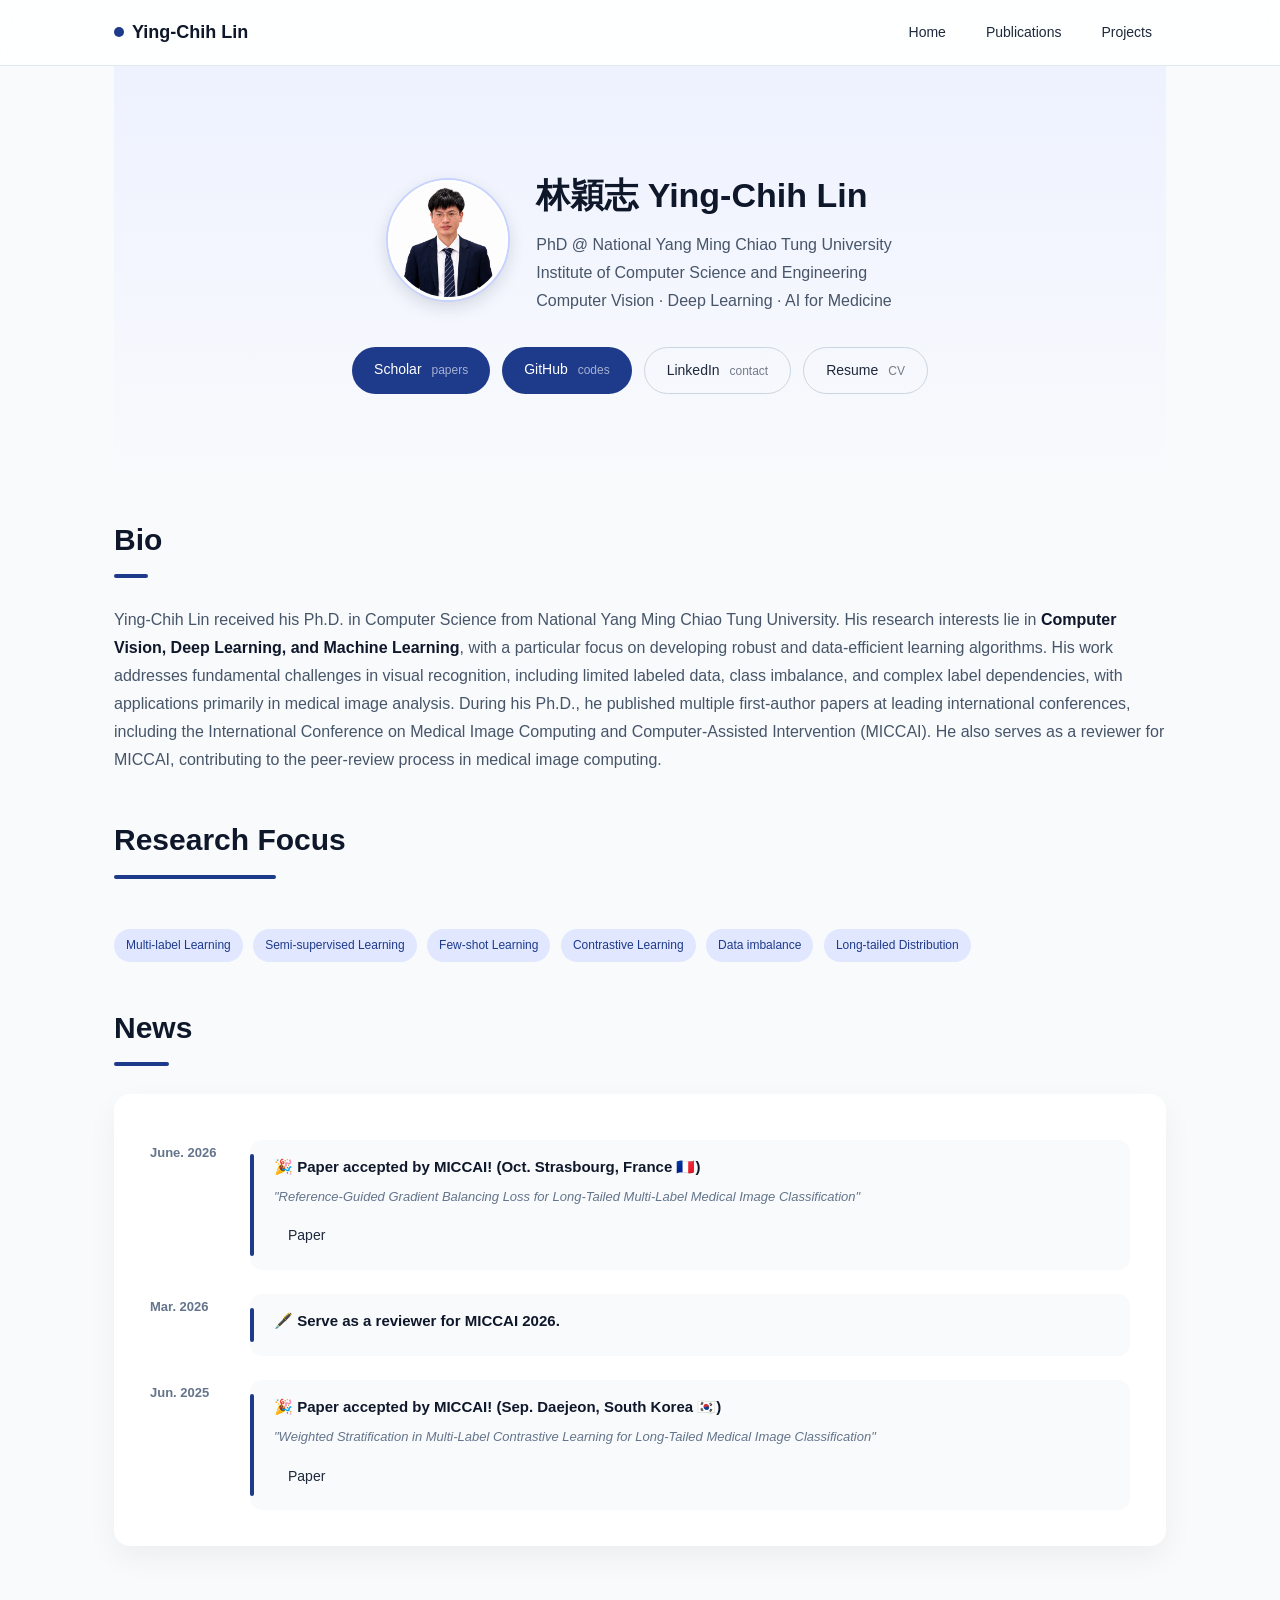
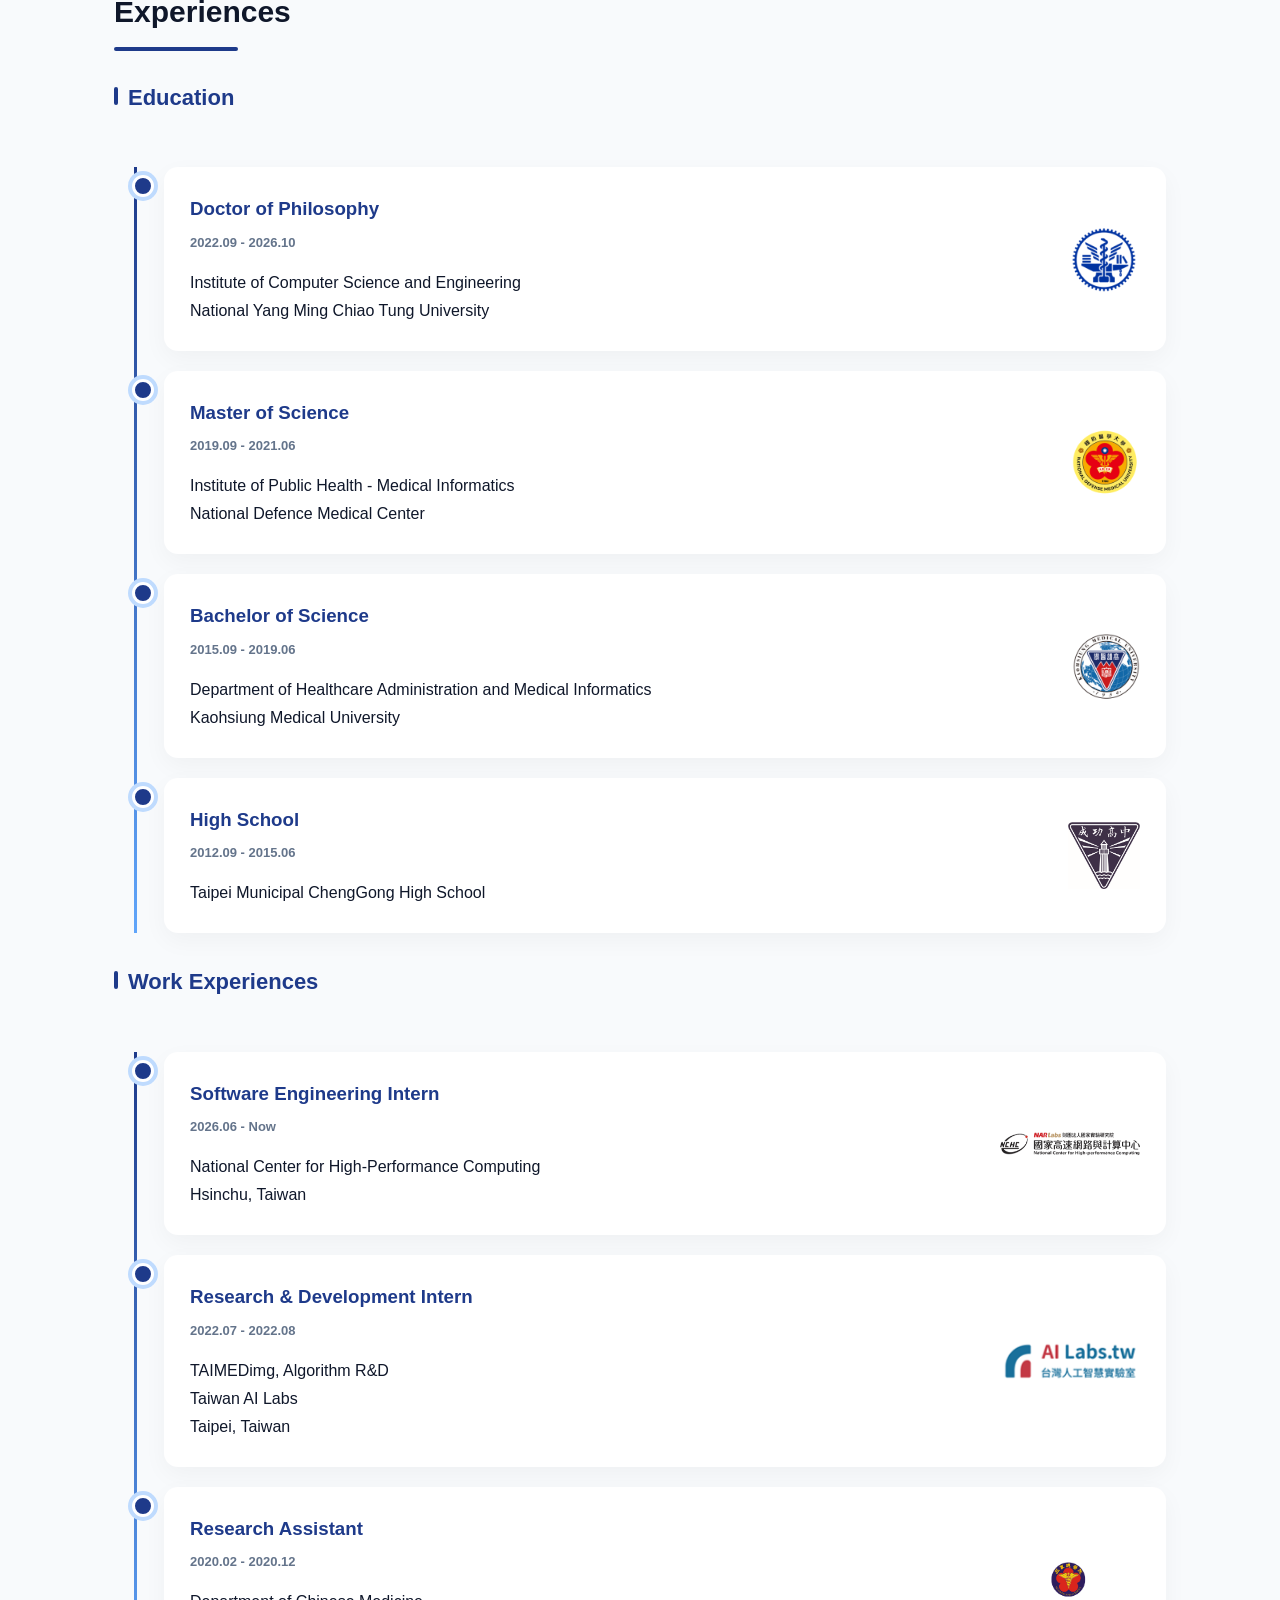
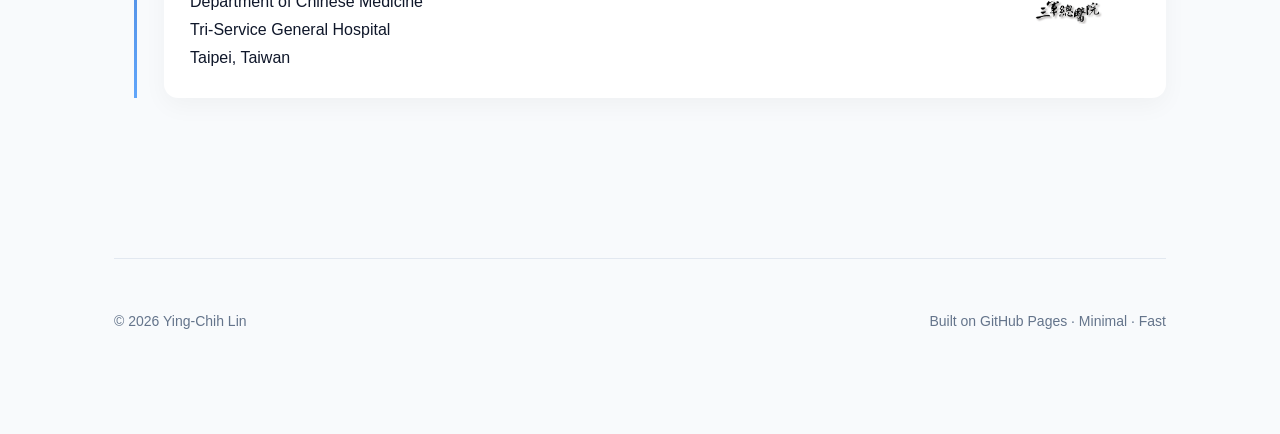
<file: index.html>
<!doctype html>
<html lang="zh-Hant">
<head>
  <meta charset="utf-8" />
  <meta name="viewport" content="width=device-width,initial-scale=1" />
  <title>Projects | Ying-Chih Lin</title>
  <link rel="stylesheet" href="assets/style.css?v=4" />
</head>
<body>
  <div class="nav">
    <div class="nav-inner">
      <div class="brand"><span class="dot"></span> Ying-Chih Lin</div>
      <div class="links">
        <a class="pill-link" href="#top">Home</a>
        <a class="pill-link" href="publications.html">Publications</a>
        <a class="pill-link" href="projects.html">Projects</a>
        <!-- <a class="pill-link" href="experience.html">Experience</a> -->
      </div>
    </div>
  </div>

  <div class="container" id="top">

    <!-- HERO -->
    <section class="hero hero-bg hero-profile">
      <div class="hero-top">
        <img class="avatar" src="assets/profile_400.png" alt="Ying-Chih Lin" />
        <div class="hero-text">
          <h1 class="h1">林穎志 Ying-Chih Lin</h1>
          <p class="subtitle">
            PhD @ National Yang Ming Chiao Tung University <br>
            Institute of Computer Science and Engineering <br>
            Computer Vision · Deep Learning · AI for Medicine
          </p>
        </div>
      </div>

      <div class="actions">
        <a class="btn primary" href="https://scholar.google.com.tw/citations?user=gH6cDLkAAAAJ" target="_blank">
          Scholar <span class="hint">papers</span>
        </a>
        <a class="btn primary" href="https://github.com/xup6YJ" target="_blank">
          GitHub <span class="hint">codes</span>
        </a>
        <a class="btn" href="https://www.linkedin.com/in/ying-chih-lin-a31a74209?utm_source=share_via&utm_content=profile&utm_medium=member_ios" target="_blank">
          LinkedIn <span class="hint">contact</span>
        </a>
        <a class="btn" href="https://drive.google.com/file/d/1_zld2mDddzMER-MD5PLH81U0kMEZJN2M/view?usp=sharing" target="_blank">
          Resume <span class="hint">CV</span>
        </a>


      </div>
    </section>

    <!-- BIO -->
    <section class="section bio-section">
      <h2 class="section-title">Bio</h2>
      <div class="bio-content">
        Ying-Chih Lin received his Ph.D. in Computer Science from National Yang Ming Chiao Tung University. His research interests lie in <strong>Computer Vision, Deep Learning, and Machine Learning</strong>, with a particular focus on developing robust and data-efficient learning algorithms. His work addresses fundamental challenges in visual recognition, including limited labeled data, class imbalance, and complex label dependencies, with applications primarily in medical image analysis. During his Ph.D., he published multiple first-author papers at leading international conferences, including the International Conference on Medical Image Computing and Computer-Assisted Intervention (MICCAI). He also serves as a reviewer for MICCAI, contributing to the peer-review process in medical image computing.
      </div>
    </section>

    <!-- RESEARCH FOCUS -->
    <section class="section">
      <h2 class="section-title">Research Focus</h2>
      <div class="kv">
        <span class="tag">Multi-label Learning</span>
        <span class="tag">Semi-supervised Learning</span>
        <span class="tag">Few-shot Learning</span>
        <span class="tag">Contrastive Learning</span>
        <span class="tag">Data imbalance</span>
        <span class="tag">Long-tailed Distribution</span>
      </div>
    </section>

    <!-- NEWS -->
    <section class="section">
      <h2 class="section-title">News</h2>

      <div class="card-full">
        <div class="news-list">

        <div class="news-item">
          <div class="news-date">June. 2026</div>
          <div class="news-content">
            <div class="news-title">
              🎉 Paper accepted by MICCAI! (Oct. Strasbourg, France 🇫🇷)
            </div>
            <div class="news-desc">
              "Reference-Guided Gradient Balancing Loss for Long-Tailed Multi-Label Medical Image Classification"
            </div>
            <div class="news-links">
              <a class="pill-link" href="https://papers.miccai.org/miccai-2026/paper/0566_paper.pdf" target="_blank">
                Paper
              </a>
            </div>
          </div>
        </div>

        <div class="news-item">
          <div class="news-date">Mar. 2026</div>
          <div class="news-content">
            <div class="news-title">
              🖋️ Serve as a reviewer for MICCAI 2026.
            </div>
          </div>
        </div>

        <div class="news-item">
          <div class="news-date">Jun. 2025</div>
          <div class="news-content">
            <div class="news-title">
              🎉 Paper accepted by MICCAI! (Sep. Daejeon, South Korea 🇰🇷)
            </div>
            <div class="news-desc">
              "Weighted Stratification in Multi-Label Contrastive Learning for Long-Tailed Medical Image Classification"
            </div>
            <div class="news-links">
              <a class="pill-link" href="https://papers.miccai.org/miccai-2025/paper/1834_paper.pdf" target="_blank">
                Paper
              </a>
            </div>
          </div>
        </div>

      </div>
      </div>
    </section>

    <!-- EXPERIENCE -->
    <section id="experience" class="section">

    <h2 class="section-title">Experiences</h2>

    <!-- Education -->
    <div class="exp-group">
        <h3 class="exp-group-title">Education</h3>
        <div class="timeline">

        <div class="timeline-item">
            <div class="timeline-content has-logo">
            <div class="timeline-text">
            <h3>Doctor of Philosophy</h3>
            <span class="timeline-date">2022.09 - 2026.10</span>
            <p>
                Institute of Computer Science and Engineering<br>
                National Yang Ming Chiao Tung University
            </p>
            </div>
            <img class="school-logo" src="assets/nycu.png" alt="National Yang Ming Chiao Tung University logo" />
            </div>
        </div>

        <div class="timeline-item">
            <div class="timeline-content has-logo">
            <div class="timeline-text">
            <h3>Master of Science</h3>
            <span class="timeline-date">2019.09 - 2021.06</span>
            <p>
                Institute of Public Health - Medical Informatics<br>
                National Defence Medical Center
            </p>
            </div>
            <img class="school-logo" src="assets/ndmu.png" alt="National Defense Medical Center logo" />
            </div>
        </div>

        <div class="timeline-item">
            <div class="timeline-content has-logo">
            <div class="timeline-text">
            <h3>Bachelor of Science</h3>
            <span class="timeline-date">2015.09 - 2019.06</span>
            <p>
                Department of Healthcare Administration and Medical Informatics<br>
                Kaohsiung Medical University
            </p>
            </div>
            <img class="school-logo" src="assets/kmu.png" alt="Kaohsiung Medical University logo" />
            </div>
        </div>

        <div class="timeline-item">
            <div class="timeline-content has-logo">
            <div class="timeline-text">
            <h3>High School</h3>
            <span class="timeline-date">2012.09 - 2015.06</span>
            <p>
                Taipei Municipal ChengGong High School
            </p>
            </div>
            <img class="school-logo" src="assets/cgsh.png" alt="Taipei Municipal ChengGong High School logo" />
            </div>
        </div>

        </div>
    </div>

    <!-- Work -->
    <div class="exp-group">
        <h3 class="exp-group-title">Work Experiences</h3>
        <div class="timeline">
        
        <div class="timeline-item">
            <div class="timeline-content has-logo">
            <div class="timeline-text">
            <h3>Software Engineering Intern</h3>
            <span class="timeline-date">2026.06 - Now</span>
            <p>
                <!-- TAIMEDimg, Algorithm R&D<br> -->
                National Center for High-Performance Computing<br>
                Hsinchu, Taiwan
            </p>
            </div>
            <img class="company-logo" src="assets/NCHC.png" alt="National Center for High-Performance Computing logo" />
            </div>
        </div>


        <div class="timeline-item">
            <div class="timeline-content has-logo">
            <div class="timeline-text">
            <h3>Research & Development Intern</h3>
            <span class="timeline-date">2022.07 - 2022.08</span>
            <p>
                TAIMEDimg, Algorithm R&D<br>
                Taiwan AI Labs<br>
                Taipei, Taiwan
            </p>
            </div>
            <img class="company-logo" src="assets/AILABS.png" alt="Taiwan AI Labs logo" />
            </div>
        </div>


        <div class="timeline-item">
            <div class="timeline-content has-logo">
            <div class="timeline-text">
            <h3>Research Assistant</h3>
            <span class="timeline-date">2020.02 - 2020.12</span>
            <p>
                Department of Chinese Medicine<br>
                Tri-Service General Hospital<br>
                Taipei, Taiwan
            </p>
            </div>
            <img class="company-logo" src="assets/TSGH.png" alt="Tri-Service General Hospital logo" />
            </div>
        </div>

        </div>
    </div>

    </section>

    <div class="footer">
      <span>© <span id="y"></span> Ying-Chih Lin</span>
      <span>Built on GitHub Pages · Minimal · Fast</span>
    </div>

  </div>

  <script>
    document.getElementById("y").textContent = new Date().getFullYear();
  </script>
</body>
</file>
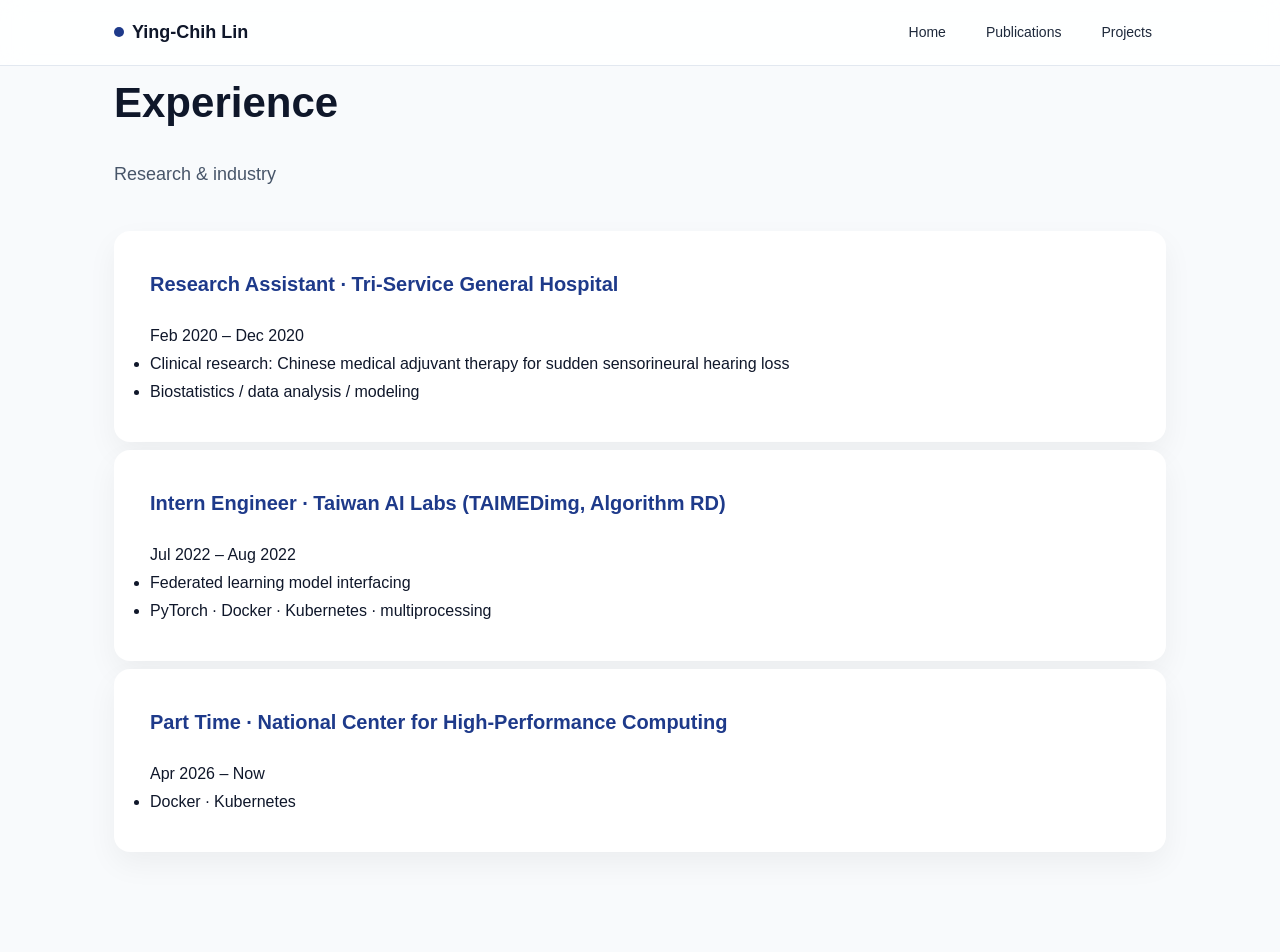
<file: experience.html>
<!doctype html>
<html lang="zh-Hant">
<head>
  <meta charset="utf-8" />
  <meta name="viewport" content="width=device-width,initial-scale=1" />
  <title>Experience | Ying-Chih Lin</title>
  <link rel="stylesheet" href="assets/style.css" />
</head>
<body>
  <div class="nav">
    <div class="nav-inner">
      <div class="brand"><span class="dot"></span> Ying-Chih Lin</div>
      <div class="links">
        <a class="pill-link" href="index.html">Home</a>
        <a class="pill-link" href="publications.html">Publications</a>
        <a class="pill-link" href="projects.html">Projects</a>
        <!-- <a class="pill-link" href="experience.html">Experience</a> -->
      </div>
    </div>
  </div>

  <div class="container">
    <h1 class="h1">Experience</h1>
    <p class="subtitle">Research & industry</p>

    <div class="card">
      <h2>Research Assistant · Tri-Service General Hospital</h2>
      <p class="small">Feb 2020 – Dec 2020</p>
      <ul class="list">
        <li>Clinical research: Chinese medical adjuvant therapy for sudden sensorineural hearing loss</li>
        <li>Biostatistics / data analysis / modeling</li>
      </ul>
    </div>

    <div style="height:8px"></div>

    <div class="card">
      <h2>Intern Engineer · Taiwan AI Labs (TAIMEDimg, Algorithm RD)</h2>
      <p class="small">Jul 2022 – Aug 2022</p>
      <ul class="list">
        <li>Federated learning model interfacing</li>
        <li>PyTorch · Docker · Kubernetes · multiprocessing</li>
      </ul>
    </div>

    <div style="height:8px"></div>

    <div class="card">
      <h2>Part Time · National Center for High-Performance Computing</h2>
      <p class="small">Apr 2026 – Now</p>
      <ul class="list">
        <!-- <li>Federated learning model interfacing</li> -->
        <li>Docker · Kubernetes</li>
      </ul>
    </div>


  </div>
</body>
</html>
</file>
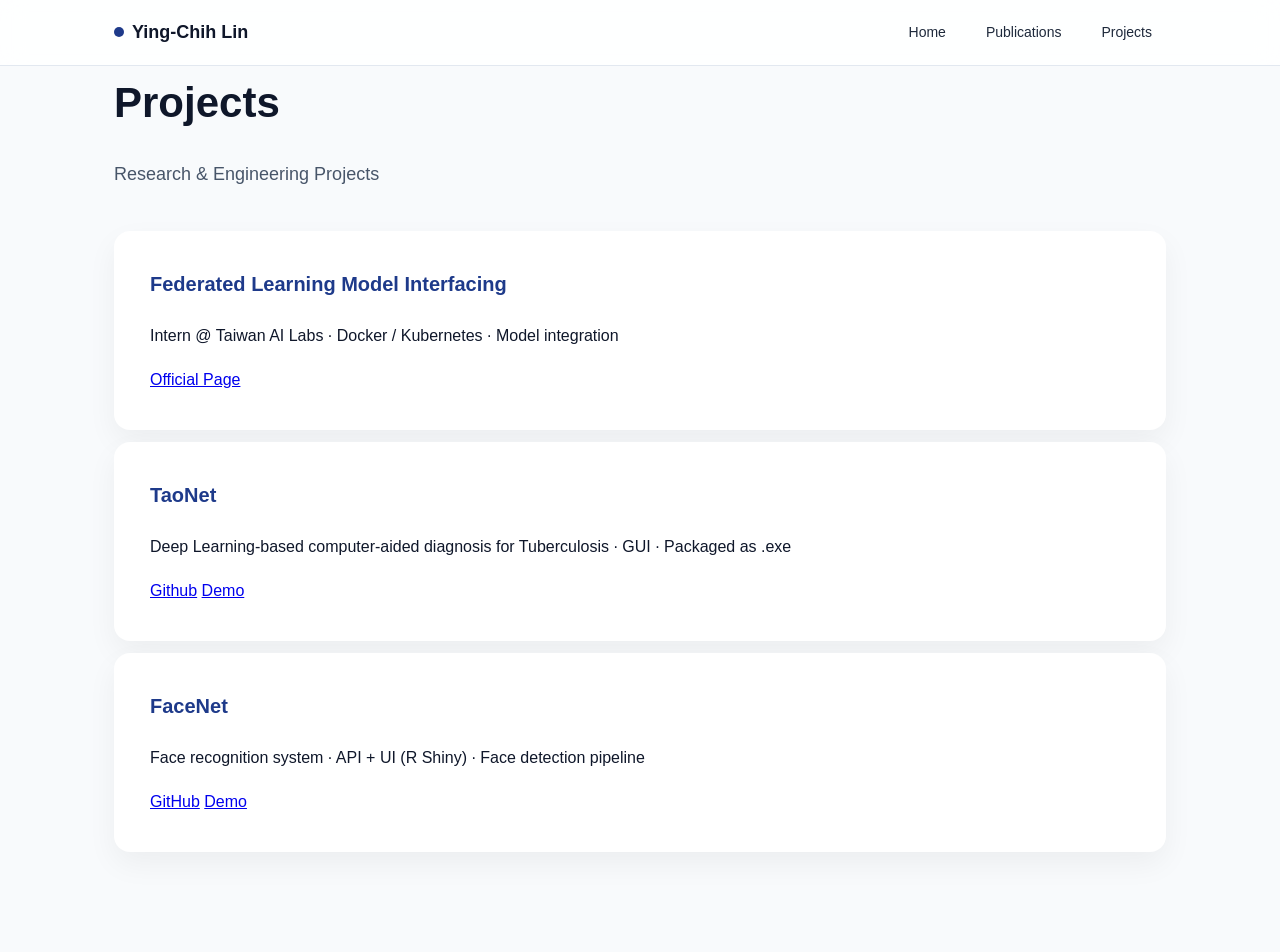
<file: projects.html>
<!doctype html>
<html lang="zh-Hant">
<head>
  <meta charset="utf-8" />
  <meta name="viewport" content="width=device-width,initial-scale=1" />
  <title>Projects | Ying-Chih Lin</title>
  <link rel="stylesheet" href="assets/style.css" />
</head>
<body>
    <div class="nav">
    <div class="nav-inner">
      <div class="brand"><span class="dot"></span> Ying-Chih Lin</div>
      <div class="links">
        <a class="pill-link" href="index.html">Home</a>
        <a class="pill-link" href="publications.html">Publications</a>
        <a class="pill-link" href="projects.html">Projects</a>
        <!-- <a class="pill-link" href="experience.html">Experience</a> -->
      </div>
    </div>
  </div>

  <!-- <div class="nav">
    <div class="nav-inner">
      <div class="brand">Ying-Chih Lin</div>
      <div class="links">
        <a class="badge" href="index.html">Home</a>
        <a class="badge" href="publications.html">Publications</a>
        <a class="badge" href="projects.html">Projects</a>
        <a class="badge" href="experience.html">Experience</a>
      </div>
    </div>
  </div> -->

  <div class="container">
    <h1 class="h1">Projects</h1>
    <p class="subtitle">Research & Engineering Projects</p>

    <div class="card">
      <h2>Federated Learning Model Interfacing</h2>
      <p>Intern @ Taiwan AI Labs · Docker / Kubernetes · Model integration </p>
      <div class="kv">
        <a class="badge" href="https://ailabs.tw/healthcare/the-third-party-federated-learning-model-interfacing/" target="_blank" rel="noreferrer">Official Page</a>
      </div>
    </div>

    <div style="height:12px"></div>

    <div class="card">
      <h2>TaoNet</h2>
      <p>Deep Learning-based computer-aided diagnosis for Tuberculosis · GUI · Packaged as .exe</p>
      <div class="kv">
        <a class="badge" href="https://github.com/xup6YJ/Tuberculosis-Classification" target="_blank" rel="noreferrer">Github</a>
        <a class="badge" href="https://youtu.be/K9uPn5cVDvk?si=sNStct64GfW7ctiJ" target="_blank" rel="noreferrer">Demo</a>
        <!-- <a class="badge" href="THESIS_LINK" target="_blank" rel="noreferrer">Thesis</a> -->
      </div>
    </div>

    <div style="height:12px"></div>
    
    <div class="card">
      <h2>FaceNet</h2>
      <p>Face recognition system · API + UI (R Shiny) · Face detection pipeline</p>
      <div class="kv">
        <a class="badge" href="https://github.com/xup6YJ/Face-Detection" target="_blank" rel="noreferrer">GitHub</a>
        <a class="badge" href="https://youtu.be/IBmOdlBjr4c?si=WgVdTRhCua5ibbQi" target="_blank" rel="noreferrer">Demo</a>
        <!-- <a class="badge" href="PPT_LINK" target="_blank" rel="noreferrer">Slides</a> -->
      </div>
    </div>

    <!-- <div style="height:12px"></div> -->

    


  </div>
</body>
</html>
</file>
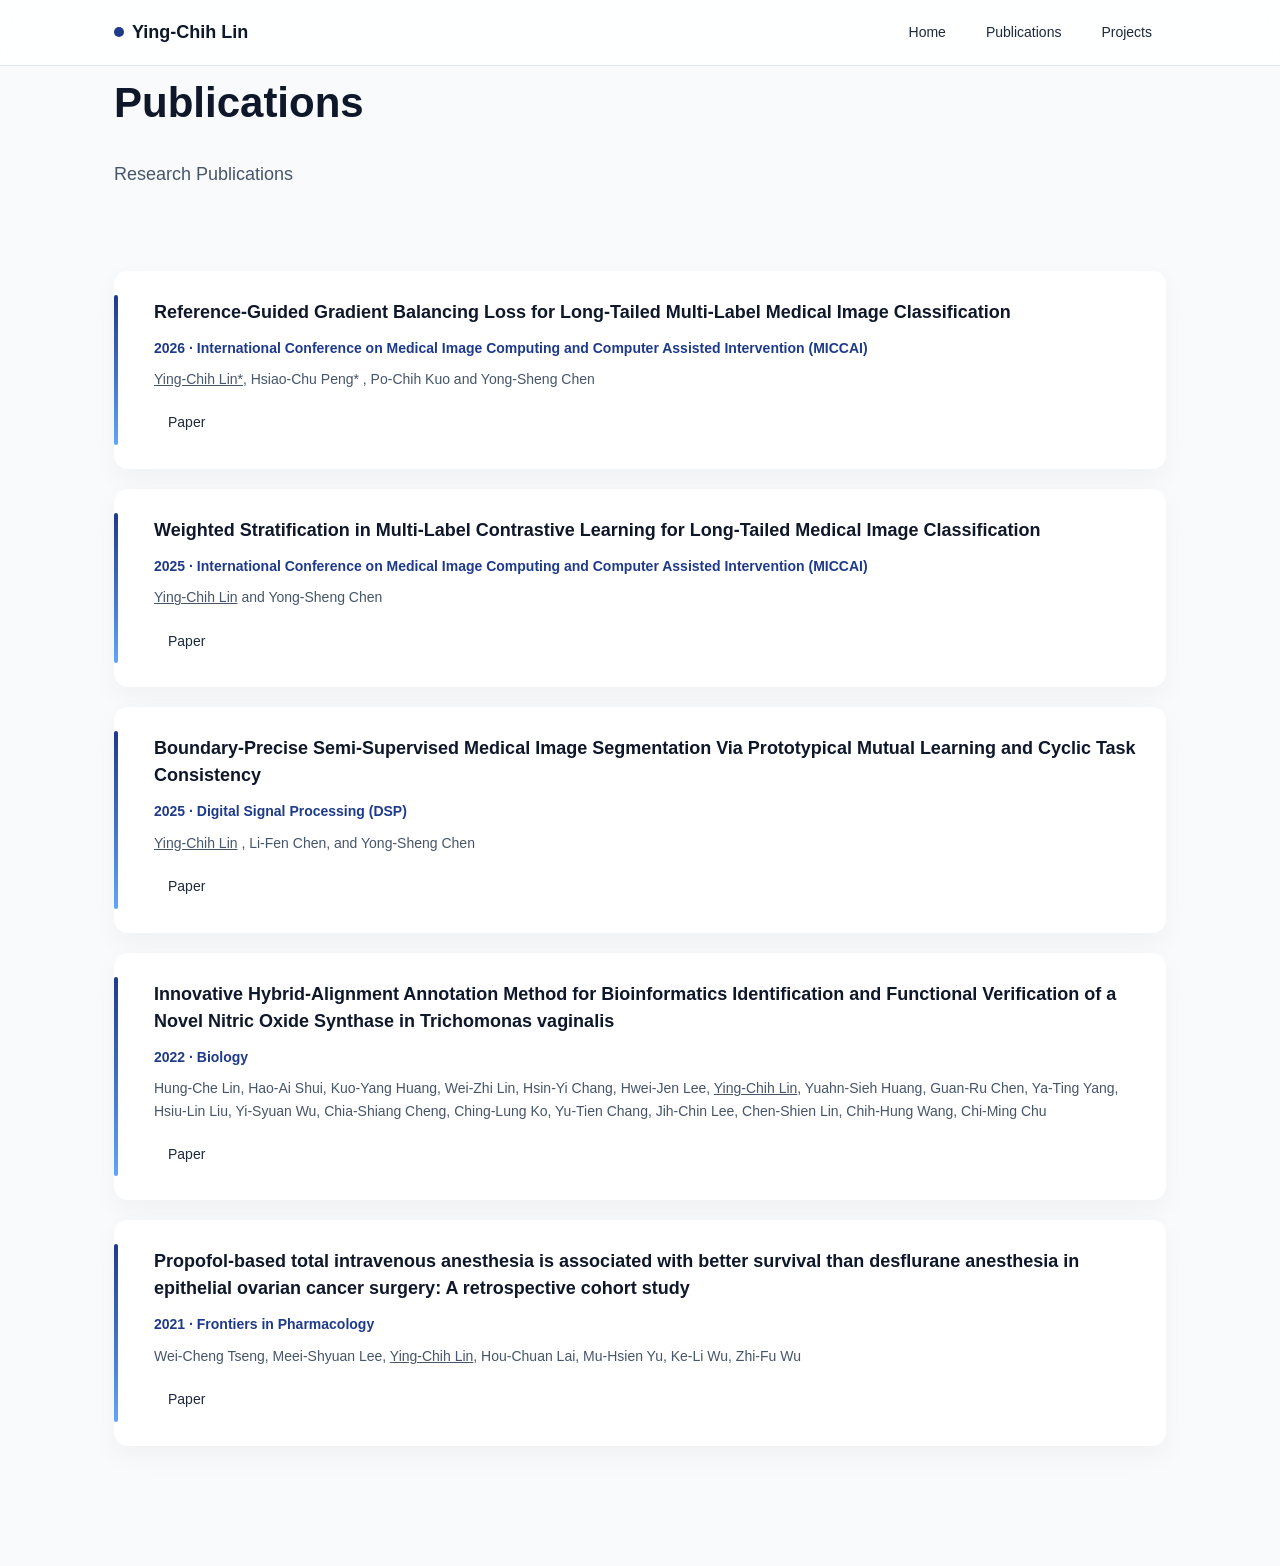
<file: publications.html>
<!doctype html>
<html lang="zh-Hant">
<head>
  <meta charset="utf-8" />
  <meta name="viewport" content="width=device-width,initial-scale=1" />
  <title>Projects | Ying-Chih Lin</title>
  <link rel="stylesheet" href="assets/style.css" />
</head>
<body>
  <div class="nav">
    <div class="nav-inner">
      <div class="brand"><span class="dot"></span> Ying-Chih Lin</div>
      <div class="links">
        <a class="pill-link" href="index.html">Home</a>
        <a class="pill-link" href="publications.html">Publications</a>
        <a class="pill-link" href="projects.html">Projects</a>
        <!-- <a class="pill-link" href="experience.html">Experience</a> -->
      </div>
    </div>
  </div>


<div class="container">
    <h1 class="h1">Publications</h1>
    <p class="subtitle">Research Publications</p>

  <div class="pub-wrapper">

    <div class="pub-item">
      <div class="pub-title">
        Reference-Guided Gradient Balancing Loss for Long-Tailed Multi-Label Medical Image Classification
      </div>
      <div class="pub-venue">
        2026 · International Conference on Medical Image Computing and Computer Assisted Intervention (MICCAI)
      </div>
      <div class="pub-authors">
        <u>Ying-Chih Lin*</u>, Hsiao-Chu Peng* , Po-Chih Kuo and Yong-Sheng Chen
      </div>
      <div class="pub-links">
        <a class="pill-link" href="https://papers.miccai.org/miccai-2026/paper/0566_paper.pdf" target="_blank">Paper</a>
      </div>
    </div>



    <div class="pub-item">
      <div class="pub-title">
        Weighted Stratification in Multi-Label Contrastive Learning for Long-Tailed Medical Image Classification
      </div>
      <div class="pub-venue">
        2025 · International Conference on Medical Image Computing and Computer Assisted Intervention (MICCAI)
      </div>
      <div class="pub-authors">
        <u>Ying-Chih Lin</u> and Yong-Sheng Chen
      </div>
      <div class="pub-links">
        <a class="pill-link" href="https://papers.miccai.org/miccai-2025/paper/1834_paper.pdf" target="_blank">Paper</a>
      </div>
    </div>



    <div class="pub-item">
      <div class="pub-title">
        Boundary-Precise Semi-Supervised Medical Image Segmentation Via Prototypical Mutual Learning and Cyclic Task Consistency
      </div>
      <div class="pub-venue">
        2025 · Digital Signal Processing (DSP)
      </div>
      <div class="pub-authors">
        <u>Ying-Chih Lin</u> , Li-Fen Chen, and Yong-Sheng Chen 
      </div>
      <div class="pub-links">
        <a class="pill-link" href="https://www.sciencedirect.com/science/article/pii/S105120042500778X" target="_blank">Paper</a>
      </div>
    </div>



    <div class="pub-item">
      <div class="pub-title">
        Innovative Hybrid-Alignment Annotation Method for Bioinformatics Identification and Functional Verification of a Novel Nitric Oxide Synthase in Trichomonas vaginalis
      </div>
      <div class="pub-venue">
        2022 · Biology
      </div>
      <div class="pub-authors">
        Hung-Che Lin, Hao-Ai Shui, Kuo-Yang Huang, Wei-Zhi Lin, Hsin-Yi Chang, Hwei-Jen Lee, <u>Ying-Chih Lin</u>, Yuahn-Sieh Huang, Guan-Ru Chen, Ya-Ting Yang, Hsiu-Lin Liu, Yi-Syuan Wu, Chia-Shiang Cheng, Ching-Lung Ko, Yu-Tien Chang, Jih-Chin Lee, Chen-Shien Lin, Chih-Hung Wang, Chi-Ming Chu
      </div>
      <div class="pub-links">
        <a class="pill-link" href="https://www.mdpi.com/2079-7737/11/8/1210" target="_blank">Paper</a>
      </div>
    </div>
    


    <div class="pub-item">
      <div class="pub-title">
        Propofol-based total intravenous anesthesia is associated with better survival than desflurane anesthesia in epithelial ovarian cancer surgery: A retrospective cohort study
      </div>
      <div class="pub-venue">
        2021 · Frontiers in Pharmacology
      </div>
      <div class="pub-authors">
        Wei-Cheng Tseng, Meei-Shyuan Lee, <u>Ying-Chih Lin</u>, Hou-Chuan Lai, Mu-Hsien Yu, Ke-Li Wu, Zhi-Fu Wu
      </div>
      <div class="pub-links">
        <a class="pill-link" href="https://www.frontiersin.org/journals/pharmacology/articles/10.3389/fphar.2021.685265/full" target="_blank" rel="noreferrer">Paper</a>
      </div>
    </div>



  </div>

</body>
</html>
</file>
<file: assets/style.css>
/* ===============================
   Base Reset
================================ */
* {
  margin: 0;
  padding: 0;
  box-sizing: border-box;
}

html {
  scroll-behavior: smooth;
}


body {
  font-family: -apple-system, BlinkMacSystemFont, "Segoe UI",
               Roboto, "Helvetica Neue", Arial, sans-serif;
  background: #f8fafc;
  color: #0f172a;
  line-height: 1.75;
}

/* =====================================
   Layout
===================================== */
.container {
  max-width: 1100px;
  margin: 0 auto;
  padding: 0 24px 100px 24px;
}

.section-block {
  margin-top: 30px;
}

.section {
  margin-top: 40px;
}

.section-title {
  font-size: 30px;
  font-weight: 700;
  margin-bottom: 40px;
  position: relative;
  display: inline-block;
}

.section-title::after {
  content: "";
  position: absolute;
  left: 0;
  bottom: -12px;
  width: 70%;
  height: 4px;
  background: #1e3a8a;
  border-radius: 2px;
}

/* =====================================
   Navbar
===================================== */
.nav {
  position: sticky;
  top: 0;
  background: rgba(255,255,255,0.85);
  backdrop-filter: blur(12px);
  border-bottom: 1px solid #e2e8f0;
  z-index: 1000;
}

.nav-inner {
  max-width: 1100px;
  margin: 0 auto;
  padding: 14px 24px;
  display: flex;
  justify-content: space-between;
  align-items: center;
}

.brand {
  font-weight: 700;
  font-size: 18px;
  display: flex;
  align-items: center;
  gap: 8px;
}

.dot {
  width: 10px;
  height: 10px;
  background: #1e3a8a;
  border-radius: 50%;
}

.links {
  display: flex;
  gap: 12px;
}

.pill-link {
  text-decoration: none;
  padding: 6px 14px;
  font-size: 14px;
  border-radius: 20px;
  color: #1e293b;
  transition: 0.25s ease;
}

.pill-link:hover {
  background: #e0e7ff;
  color: #1e3a8a;
}

/* =====================================
   Hero
===================================== */
.hero {
  padding: 150px 0 110px 0;
  text-align: center;
  background: linear-gradient(to bottom, #eef2ff, #f8fafc);
}

/* Homepage hero: photo left, name & affiliation right, links below */
.hero-profile {
  padding: 100px 0 80px 0;
}

.hero-top {
  display: flex;
  align-items: center;
  justify-content: center;
  gap: 28px;
  margin-bottom: 32px;
  text-align: left;
}

.hero-text {
  min-width: 0;
}

.hero-profile .h1 {
  font-size: 34px;
  margin-bottom: 6px;
}

.hero-profile .subtitle {
  font-size: 16px;
  margin-bottom: 0;
}

.hero-profile .actions {
  gap: 12px;
}

.avatar {
  flex-shrink: 0;
  width: 120px;
  height: 120px;
  border-radius: 50%;
  object-fit: cover;
  border: 3px solid #fff;
  box-shadow: 0 0 0 2px #c7d2fe, 0 6px 18px rgba(15, 23, 42, 0.15);
}

@media (max-width: 640px) {
  .hero-profile {
    padding: 48px 0 40px 0;
  }

  .hero-top {
    gap: 16px;
    margin-bottom: 24px;
  }

  .avatar {
    width: 88px;
    height: 88px;
  }

  .hero-profile .h1 {
    font-size: 22px;
  }

  .hero-profile .subtitle {
    font-size: 12px;
    line-height: 1.6;
  }

  .hero-top {
    align-items: flex-start;
    justify-content: flex-start;
  }

  .hero-profile .actions {
    gap: 8px;
  }

  .hero-profile .btn {
    padding: 7px 12px;
    font-size: 13px;
  }

  .hero-profile .hint {
    display: none;
  }

  .brand {
    white-space: nowrap;
  }

  .links {
    gap: 0;
  }
}

.h1 {
  font-size: 42px;
  font-weight: 800;
  margin-bottom: 20px;
}

.subtitle {
  font-size: 18px;
  color: #475569;
  margin-bottom: 40px;
}

/* Buttons */
.actions {
  display: flex;
  justify-content: center;
  gap: 16px;
  flex-wrap: wrap;
}

.btn {
  padding: 10px 22px;
  border-radius: 30px;
  border: 1px solid #cbd5e1;
  text-decoration: none;
  font-size: 14px;
  color: #1e293b;
  transition: 0.25s ease;
}

.btn:hover {
  background: #e2e8f0;
}

.btn.primary {
  background: #1e3a8a;
  color: #ffffff;
  border: none;
}

.btn.primary:hover {
  background: #1d4ed8;
}

.hint {
  font-size: 12px;
  opacity: 0.6;
  margin-left: 6px;
}

/* =====================================
   Grid & Cards
===================================== */
.grid {
  width: 100%;
  display: grid;
  grid-template-columns: repeat(auto-fit, minmax(340px, 1fr));
  gap: 40px;
}

.card {
  background: #ffffff;
  padding: 36px;
  border-radius: 16px;
  box-shadow: 0 12px 30px rgba(0, 0, 0, 0.05);
  transition: transform 0.3s ease;
}

.card:hover {
  transform: translateY(-6px);
}

.card h2 {
  font-size: 20px;
  margin-bottom: 20px;
  color: #1e3a8a;
}

/* Full-width card (不分欄) */
.card-full {
  background: #ffffff;
  padding: 36px;
  border-radius: 16px;
  box-shadow: 0 12px 30px rgba(0, 0, 0, 0.05);
  transition: transform 0.3s ease;
}

.card-full:hover {
  transform: translateY(-6px);
}

.card-full h2 {
  font-size: 20px;
  margin-bottom: 20px;
  color: #1e3a8a;
}

.meta {
  font-size: 14px;
  color: #475569;
  margin-bottom: 16px;
}

.hr {
  margin: 30px 0;
  height: 1px;
  background: #e2e8f0;
}

.kv {
  margin-top: 16px;
}

.tag {
  display: inline-block;
  background: #e0e7ff;
  color: #1e3a8a;
  padding: 6px 12px;
  border-radius: 20px;
  font-size: 12px;
  margin: 6px 6px 0 0;
}

/* =====================================
   Experience Group
===================================== */
.exp-group {
  margin-bottom: 30px;
}

.exp-group-title {
  font-size: 22px;
  margin-bottom: 50px;
  color: #1e3a8a;
  padding-left: 14px;
  position: relative;
}

.exp-group-title::before {
  content: "";
  position: absolute;
  left: 0;
  top: 8px;
  width: 4px;
  height: 18px;
  background: #1e3a8a;
  border-radius: 2px;
}

/* =====================================
   Timeline
===================================== */
.timeline {
  position: relative;
  padding-left: 50px;
}

.timeline::before {
  content: "";
  position: absolute;
  left: 20px;
  top: 0;
  width: 3px;
  height: 100%;
  background: linear-gradient(to bottom, #1e3a8a, #60a5fa);
}

.timeline-item {
  position: relative;
  margin-bottom: 20px;
}

.timeline-item::before {
  content: "";
  position: absolute;
  left: -32px;
  top: 8px;
  width: 16px;
  height: 16px;
  background: #1e3a8a;
  border-radius: 50%;
  border: 3px solid #ffffff;
  box-shadow: 0 0 0 4px #bfdbfe;
}

.timeline-content {
  background: #ffffff;
  padding: 26px;
  border-radius: 14px;
  box-shadow: 0 8px 24px rgba(0, 0, 0, 0.04);
}

.timeline-content h3 {
  margin-bottom: 6px;
  color: #1e3a8a;
}

.timeline-content.has-logo {
  display: flex;
  align-items: center;
  justify-content: space-between;
  gap: 20px;
}

.school-logo {
  width: 72px;
  height: 72px;
  object-fit: contain;
  flex-shrink: 0;
}

.company-logo {
  width: 140px;
  height: 64px;
  object-fit: contain;
  flex-shrink: 0;
}

@media (max-width: 640px) {
  .school-logo {
    width: 48px;
    height: 48px;
  }

  .company-logo {
    width: 88px;
    height: 44px;
  }
}

.timeline-date {
  display: block;
  font-size: 13px;
  font-weight: 600;
  color: #64748b;
  margin-bottom: 14px;
}

/* =====================================
   Footer
===================================== */
.footer {
  margin-top: 160px;
  padding-top: 50px;
  border-top: 1px solid #e2e8f0;
  display: flex;
  justify-content: space-between;
  flex-wrap: wrap;
  gap: 12px;
  font-size: 14px;
  color: #64748b;
}


/* =====================================
   Publications
===================================== */

.pub-wrapper {
  margin-top: 80px;
}

.pub-item {
  position: relative;
  padding: 28px 28px 28px 40px;
  margin-bottom: 20px;
  background: #ffffff;
  border-radius: 14px;
  box-shadow: 0 10px 28px rgba(0,0,0,0.04);
  transition: transform 0.25s ease;
}

.pub-item:hover {
  transform: translateY(-4px);
}

/* 左側藍線 */
.pub-item::before {
  content: "";
  position: absolute;
  left: 0;
  top: 24px;
  width: 4px;
  height: calc(100% - 48px);
  background: linear-gradient(to bottom, #1e3a8a, #60a5fa);
  border-radius: 2px;
}

.pub-title {
  font-size: 18px;
  font-weight: 700;
  margin-bottom: 10px;
  line-height: 1.5;
  color: #0f172a;
}

.pub-venue {
  font-size: 14px;
  font-weight: 600;
  color: #1e3a8a;
  margin-bottom: 8px;
}

.pub-authors {
  font-size: 14px;
  color: #475569;
  margin-bottom: 14px;
  line-height: 1.6;
}

.pub-links {
  display: flex;
  gap: 12px;
  flex-wrap: wrap;
}


/* =====================================
   News Section
===================================== */

.news-list {
  display: flex;
  flex-direction: column;
  gap: 24px;
  margin-top: 10px;
}

.news-item {
  display: flex;
  gap: 20px;
  position: relative;
}

.news-date {
  flex-shrink: 0;
  width: 80px;
  font-size: 13px;
  font-weight: 600;
  color: #64748b;
  padding-top: 2px;
}

.news-content {
  flex: 1;
  position: relative;
  padding: 16px 20px 16px 24px;
  border-radius: 12px;
  background: #f8fafc;
  transition: all 0.25s ease;
}

.news-content:hover {
  background: #f1f5f9;
  transform: translateX(4px);
}

/* 左側藍色標記線 */
.news-content::before {
  content: "";
  position: absolute;
  left: 0;
  top: 14px;
  width: 4px;
  height: calc(100% - 28px);
  background: #1e3a8a;
  border-radius: 2px;
}

.news-title {
  font-weight: 600;
  font-size: 15px;
  color: #0f172a;
  margin-bottom: 8px;
  line-height: 1.5;
}

.news-desc {
  font-size: 13px;
  color: #64748b;
  margin-bottom: 10px;
  line-height: 1.6;
  font-style: italic;
}

.news-links {
  display: flex;
  gap: 10px;
  flex-wrap: wrap;
}

.bio-content {
  min-height: 100px;
  color: #475569;
}

.bio-content strong {
  color: #0f172a;
}
</file>
